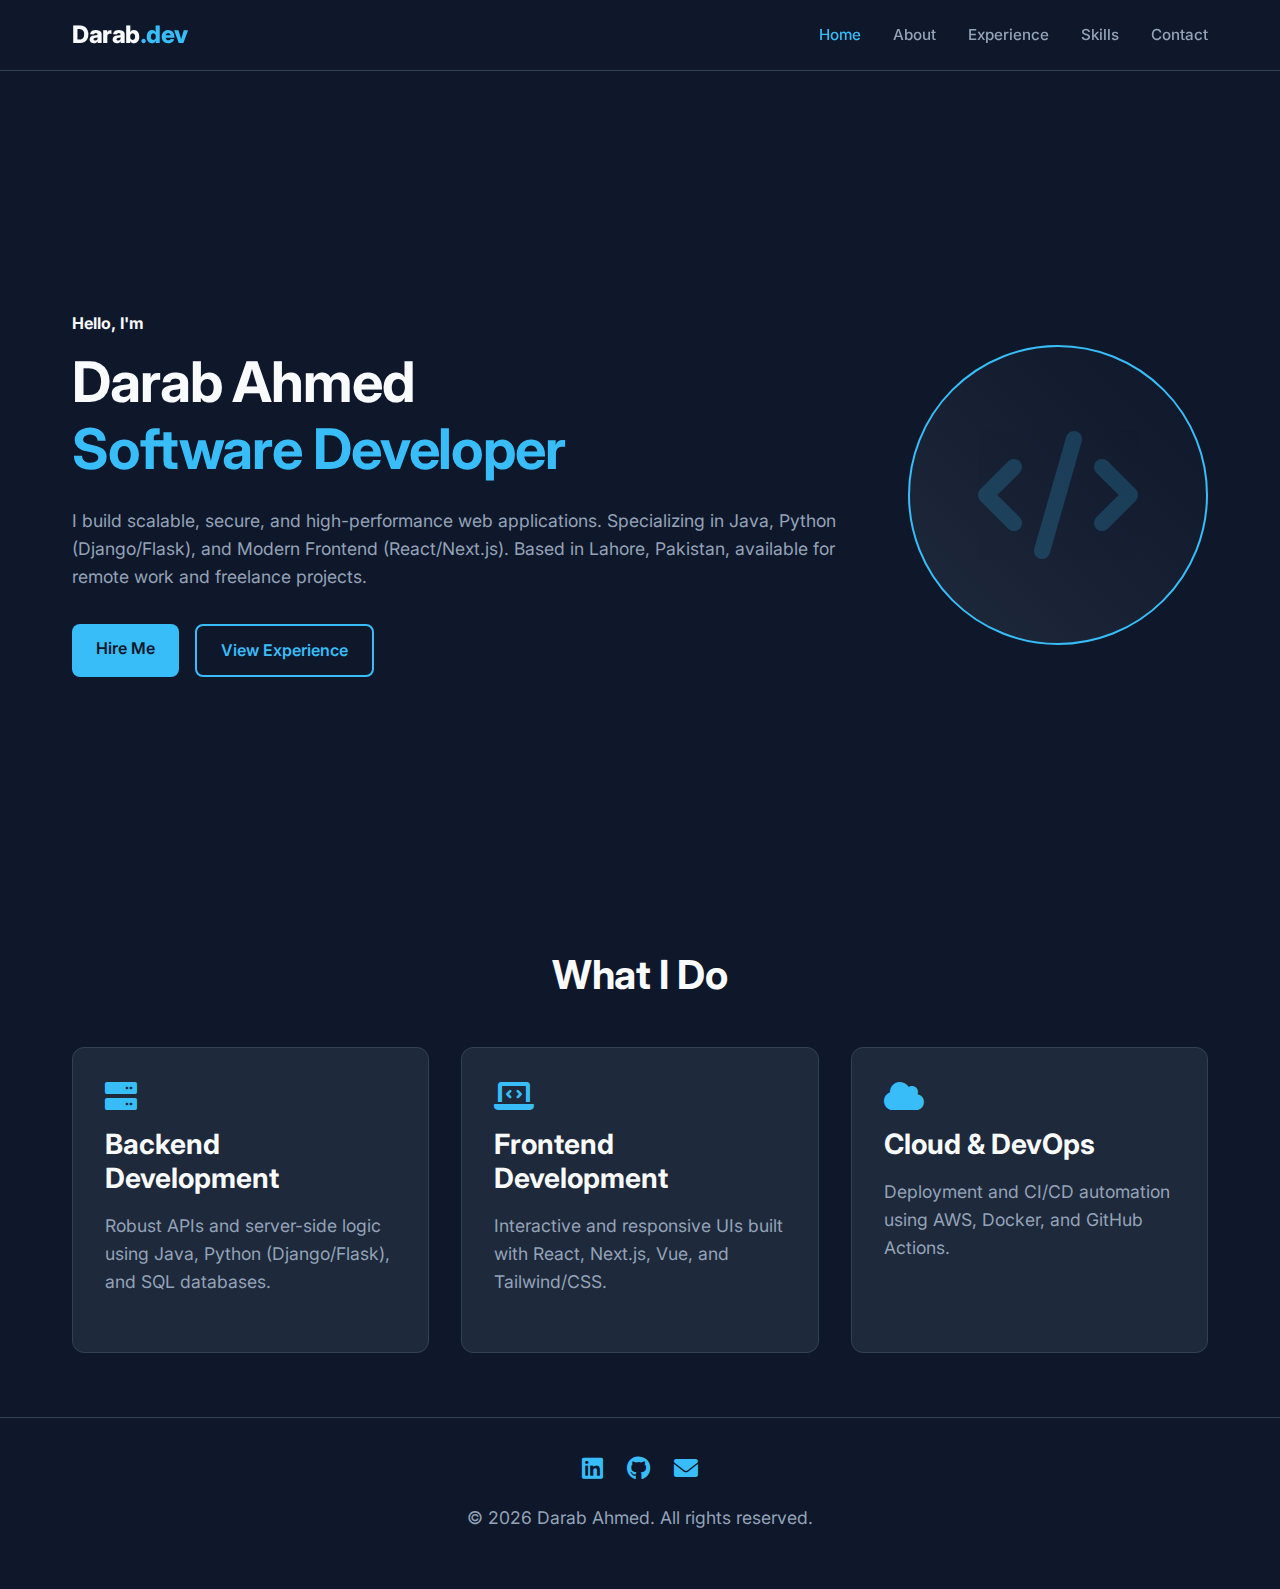
<file: index.html>
<!DOCTYPE html>
<html lang="en">

<head>
    <meta charset="UTF-8">
    <meta name="viewport" content="width=device-width, initial-scale=1.0">
    <title>Darab Ahmed | Software Developer</title>
    <meta name="description"
        content="Portfolio of Darab Ahmed, a Software Developer specializing in Java, Python, and Full-Stack Web Development.">
    <link rel="stylesheet" href="style.css">
    <link rel="preconnect" href="https://fonts.googleapis.com">
    <link rel="preconnect" href="https://fonts.gstatic.com" crossorigin>
    <link href="https://fonts.googleapis.com/css2?family=Inter:wght@400;500;600;700;800&display=swap" rel="stylesheet">
    <link rel="stylesheet" href="https://cdnjs.cloudflare.com/ajax/libs/font-awesome/6.0.0/css/all.min.css">
</head>

<body>
    <header>
        <div class="container">
            <nav>
                <a href="index.html" class="logo">Darab<span>.dev</span></a>
                <ul class="nav-links">
                    <li><a href="index.html" class="active">Home</a></li>
                    <li><a href="about.html">About</a></li>
                    <li><a href="experience.html">Experience</a></li>
                    <li><a href="skills.html">Skills</a></li>
                    <li><a href="contact.html">Contact</a></li>
                </ul>
            </nav>
        </div>
    </header>

    <main>
        <div class="container">
            <section class="hero">
                <div class="hero-content">
                    <h4>Hello, I'm</h4>
                    <h1>Darab Ahmed <span>Software Developer</span></h1>
                    <p>
                        I build scalable, secure, and high-performance web applications.
                        Specializing in Java, Python (Django/Flask), and Modern Frontend (React/Next.js).
                        Based in Lahore, Pakistan, available for remote work and freelance projects.
                    </p>
                    <div class="hero-actions">
                        <a href="contact.html" class="btn btn-primary">Hire Me</a>
                        <a href="experience.html" class="btn btn-outline">View Experience</a>
                    </div>
                </div>
                <div class="hero-image">
                    <!-- Placeholder for a 3D element or profile image -->
                    <div
                        style="width: 300px; height: 300px; background: linear-gradient(45deg, var(--surface-color), var(--bg-color)); border-radius: 50%; border: 2px solid var(--accent-color); display: flex; align-items: center; justify-content: center; position: relative; overflow: hidden;">
                        <i class="fas fa-code" style="font-size: 8rem; color: var(--accent-color); opacity: 0.2;"></i>
                    </div>
                </div>
            </section>

            <section style="margin-top: 6rem;">
                <h2 style="text-align: center; margin-bottom: 3rem;">What I Do</h2>
                <div class="grid-3">
                    <div class="card">
                        <i class="fas fa-server"
                            style="font-size: 2rem; color: var(--accent-color); margin-bottom: 1rem;"></i>
                        <h3>Backend Development</h3>
                        <p>Robust APIs and server-side logic using Java, Python (Django/Flask), and SQL databases.</p>
                    </div>
                    <div class="card">
                        <i class="fas fa-laptop-code"
                            style="font-size: 2rem; color: var(--accent-color); margin-bottom: 1rem;"></i>
                        <h3>Frontend Development</h3>
                        <p>Interactive and responsive UIs built with React, Next.js, Vue, and Tailwind/CSS.</p>
                    </div>
                    <div class="card">
                        <i class="fas fa-cloud"
                            style="font-size: 2rem; color: var(--accent-color); margin-bottom: 1rem;"></i>
                        <h3>Cloud & DevOps</h3>
                        <p>Deployment and CI/CD automation using AWS, Docker, and GitHub Actions.</p>
                    </div>
                </div>
            </section>
        </div>
    </main>

    <footer>
        <div class="container">
            <div class="social-links">
                <a href="https://www.linkedin.com/in/darab-ahmed/" target="_blank"><i class="fab fa-linkedin"></i></a>
                <a href="https://github.com/darabahmed37" target="_blank"><i class="fab fa-github"></i></a>
                <!-- Assuming github handle based on email/hackerrank, or generic -->
                <a href="mailto:darabahmed37@gmail.com"><i class="fas fa-envelope"></i></a>
            </div>
            <p>&copy; 2026 Darab Ahmed. All rights reserved.</p>
        </div>
    </footer>
</body>


</html>
</file>
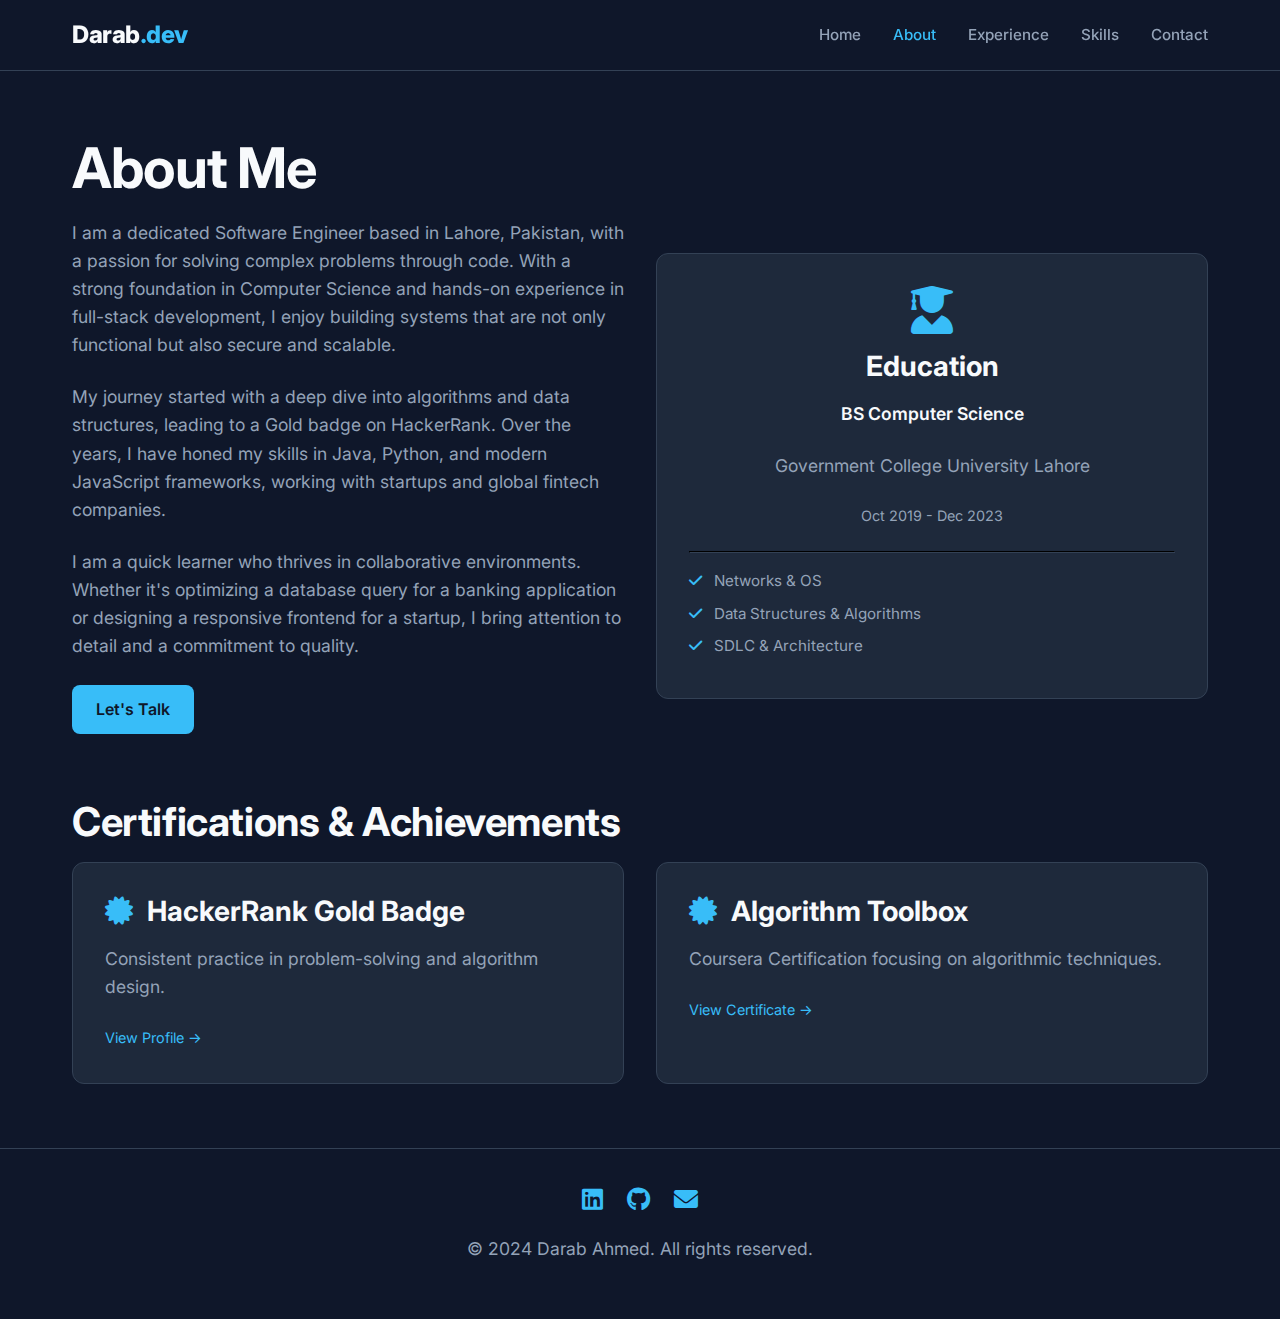
<file: about.html>
<!DOCTYPE html>
<html lang="en">

<head>
    <meta charset="UTF-8">
    <meta name="viewport" content="width=device-width, initial-scale=1.0">
    <title>About - Darab Ahmed</title>
    <link rel="stylesheet" href="style.css">
    <link rel="preconnect" href="https://fonts.googleapis.com">
    <link rel="preconnect" href="https://fonts.gstatic.com" crossorigin>
    <link href="https://fonts.googleapis.com/css2?family=Inter:wght@400;500;600;700;800&display=swap" rel="stylesheet">
    <link rel="stylesheet" href="https://cdnjs.cloudflare.com/ajax/libs/font-awesome/6.0.0/css/all.min.css">
</head>

<body>
    <header>
        <div class="container">
            <nav>
                <a href="index.html" class="logo">Darab<span>.dev</span></a>
                <ul class="nav-links">
                    <li><a href="index.html">Home</a></li>
                    <li><a href="about.html" class="active">About</a></li>
                    <li><a href="experience.html">Experience</a></li>
                    <li><a href="skills.html">Skills</a></li>
                    <li><a href="contact.html">Contact</a></li>
                </ul>
            </nav>
        </div>
    </header>

    <main>
        <div class="container">
            <section style="margin-bottom: 4rem;">
                <h1>About Me</h1>
                <div class="grid-2">
                    <div>
                        <p>
                            I am a dedicated Software Engineer based in Lahore, Pakistan, with a passion for solving
                            complex problems through code.
                            With a strong foundation in Computer Science and hands-on experience in full-stack
                            development, I enjoy building systems that are not only functional but also secure and
                            scalable.
                        </p>
                        <p>
                            My journey started with a deep dive into algorithms and data structures, leading to a Gold
                            badge on HackerRank.
                            Over the years, I have honed my skills in Java, Python, and modern JavaScript frameworks,
                            working with startups and global fintech companies.
                        </p>
                        <p>
                            I am a quick learner who thrives in collaborative environments. Whether it's optimizing a
                            database query for a banking application or designing a responsive frontend for a startup, I
                            bring attention to detail and a commitment to quality.
                        </p>
                        <a href="contact.html" class="btn btn-primary">Let's Talk</a>
                    </div>
                    <div style="display: flex; justify-content: center; align-items: center;">
                        <div class="card" style="width: 100%; text-align: center;">
                            <i class="fas fa-user-graduate"
                                style="font-size: 3rem; color: var(--accent-color); margin-bottom: 1rem;"></i>
                            <h3>Education</h3>
                            <p style="color: var(--text-primary); font-weight: 600;">BS Computer Science</p>
                            <p>Government College University Lahore</p>
                            <p style="font-size: 0.9rem;">Oct 2019 - Dec 2023</p>
                            <hr style="border-color: var(--border-color); margin: 1rem 0;">
                            <ul
                                style="text-align: left; list-style: none; color: var(--text-secondary); font-size: 0.95rem;">
                                <li style="margin-bottom: 0.5rem;"><i class="fas fa-check"
                                        style="color: var(--accent-color); margin-right: 0.5rem;"></i> Networks & OS
                                </li>
                                <li style="margin-bottom: 0.5rem;"><i class="fas fa-check"
                                        style="color: var(--accent-color); margin-right: 0.5rem;"></i> Data Structures &
                                    Algorithms</li>
                                <li style="margin-bottom: 0.5rem;"><i class="fas fa-check"
                                        style="color: var(--accent-color); margin-right: 0.5rem;"></i> SDLC &
                                    Architecture</li>
                            </ul>
                        </div>
                    </div>
                </div>
            </section>

            <section>
                <h2>Certifications & Achievements</h2>
                <div class="grid-2">
                    <div class="card">
                        <h3><i class="fas fa-certificate" style="color: var(--accent-color); margin-right: 0.5rem;"></i>
                            HackerRank Gold Badge</h3>
                        <p>Consistent practice in problem-solving and algorithm design.</p>
                        <a href="https://www.hackerrank.com/profile/darabahmed37" target="_blank"
                            style="font-size: 0.9rem;">View Profile &rarr;</a>
                    </div>
                    <div class="card">
                        <h3><i class="fas fa-certificate" style="color: var(--accent-color); margin-right: 0.5rem;"></i>
                            Algorithm Toolbox</h3>
                        <p>Coursera Certification focusing on algorithmic techniques.</p>
                        <a href="https://www.coursera.org/account/accomplishments/certificate/D2QX59KRA6TF"
                            target="_blank" style="font-size: 0.9rem;">View Certificate &rarr;</a>
                    </div>
                </div>
            </section>
        </div>
    </main>

    <footer>
        <div class="container">
            <div class="social-links">
                <a href="https://www.linkedin.com/in/darab-ahmed/" target="_blank"><i class="fab fa-linkedin"></i></a>
                <a href="https://github.com/darabahmed37" target="_blank"><i class="fab fa-github"></i></a>
                <a href="mailto:darabahmed37@gmail.com"><i class="fas fa-envelope"></i></a>
            </div>
            <p>&copy; 2024 Darab Ahmed. All rights reserved.</p>
        </div>
    </footer>
</body>

</html>
</file>
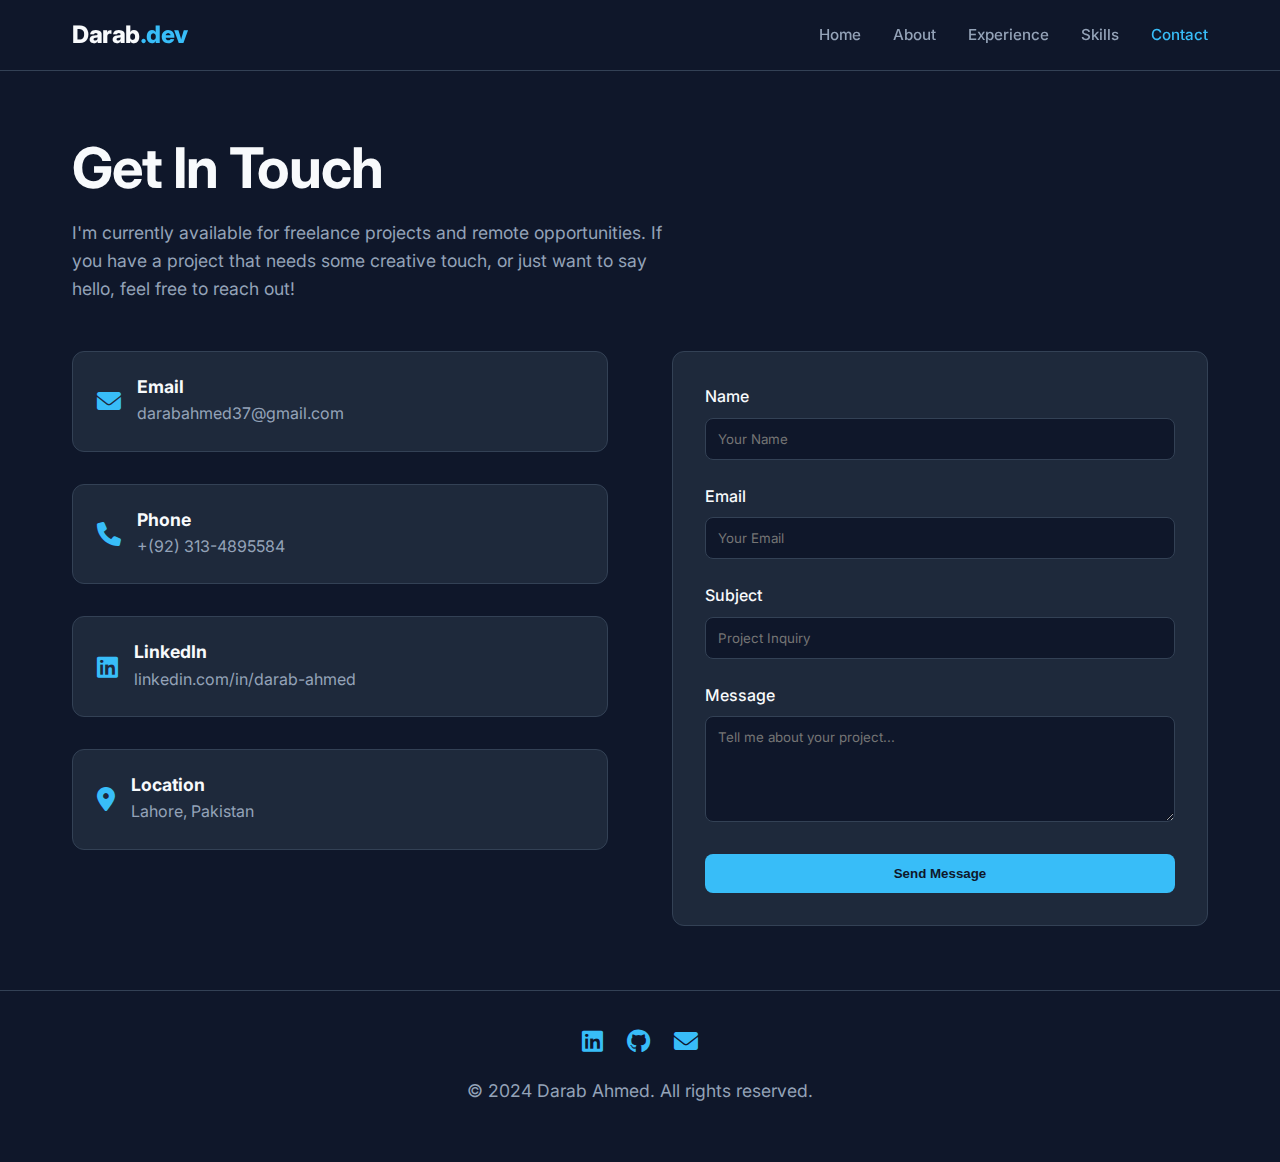
<file: contact.html>
<!DOCTYPE html>
<html lang="en">

<head>
    <meta charset="UTF-8">
    <meta name="viewport" content="width=device-width, initial-scale=1.0">
    <title>Contact - Darab Ahmed</title>
    <link rel="stylesheet" href="style.css">
    <link rel="preconnect" href="https://fonts.googleapis.com">
    <link rel="preconnect" href="https://fonts.gstatic.com" crossorigin>
    <link href="https://fonts.googleapis.com/css2?family=Inter:wght@400;500;600;700;800&display=swap" rel="stylesheet">
    <link rel="stylesheet" href="https://cdnjs.cloudflare.com/ajax/libs/font-awesome/6.0.0/css/all.min.css">
    <style>
        .contact-wrapper {
            display: grid;
            grid-template-columns: 1fr 1fr;
            gap: 4rem;
            align-items: start;
        }

        .contact-info-item {
            display: flex;
            align-items: center;
            gap: 1rem;
            margin-bottom: 2rem;
            background-color: var(--surface-color);
            padding: 1.5rem;
            border-radius: 12px;
            border: 1px solid var(--border-color);
            transition: transform var(--transition-speed);
        }

        .contact-info-item:hover {
            transform: translateY(-5px);
            border-color: var(--accent-color);
        }

        .contact-info-item i {
            font-size: 1.5rem;
            color: var(--accent-color);
        }

        .contact-info-item h3 {
            font-size: 1.1rem;
            margin-bottom: 0.25rem;
        }

        .contact-info-item p {
            margin-bottom: 0;
            font-size: 1rem;
            color: var(--text-secondary);
        }

        .contact-form {
            background-color: var(--surface-color);
            padding: 2rem;
            border-radius: 12px;
            border: 1px solid var(--border-color);
        }

        .form-group {
            margin-bottom: 1.5rem;
        }

        .form-group label {
            display: block;
            margin-bottom: 0.5rem;
            font-weight: 500;
        }

        .form-group input,
        .form-group textarea {
            width: 100%;
            padding: 0.75rem;
            border-radius: 8px;
            border: 1px solid var(--border-color);
            background-color: var(--bg-color);
            color: var(--text-primary);
            font-family: var(--font-main);
            transition: border-color var(--transition-speed);
        }

        .form-group input:focus,
        .form-group textarea:focus {
            outline: none;
            border-color: var(--accent-color);
        }

        @media (max-width: 768px) {
            .contact-wrapper {
                grid-template-columns: 1fr;
            }
        }
    </style>
</head>

<body>
    <header>
        <div class="container">
            <nav>
                <a href="index.html" class="logo">Darab<span>.dev</span></a>
                <ul class="nav-links">
                    <li><a href="index.html">Home</a></li>
                    <li><a href="about.html">About</a></li>
                    <li><a href="experience.html">Experience</a></li>
                    <li><a href="skills.html">Skills</a></li>
                    <li><a href="contact.html" class="active">Contact</a></li>
                </ul>
            </nav>
        </div>
    </header>

    <main>
        <div class="container">
            <h1 style="margin-bottom: 1rem;">Get In Touch</h1>
            <p style="margin-bottom: 3rem; max-width: 600px;">
                I'm currently available for freelance projects and remote opportunities.
                If you have a project that needs some creative touch, or just want to say hello, feel free to reach out!
            </p>

            <div class="contact-wrapper">
                <div class="contact-info">
                    <a href="mailto:darabahmed37@gmail.com" style="text-decoration: none; color: inherit;">
                        <div class="contact-info-item">
                            <i class="fas fa-envelope"></i>
                            <div>
                                <h3>Email</h3>
                                <p>darabahmed37@gmail.com</p>
                            </div>
                        </div>
                    </a>

                    <a href="tel:+923134895584" style="text-decoration: none; color: inherit;">
                        <div class="contact-info-item">
                            <i class="fas fa-phone"></i>
                            <div>
                                <h3>Phone</h3>
                                <p>+(92) 313-4895584</p>
                            </div>
                        </div>
                    </a>

                    <a href="https://www.linkedin.com/in/darab-ahmed/" target="_blank"
                        style="text-decoration: none; color: inherit;">
                        <div class="contact-info-item">
                            <i class="fab fa-linkedin"></i>
                            <div>
                                <h3>LinkedIn</h3>
                                <p>linkedin.com/in/darab-ahmed</p>
                            </div>
                        </div>
                    </a>

                    <div class="contact-info-item">
                        <i class="fas fa-map-marker-alt"></i>
                        <div>
                            <h3>Location</h3>
                            <p>Lahore, Pakistan</p>
                        </div>
                    </div>
                </div>

                <div class="contact-form">
                    <form id="contactForm">
                        <div class="form-group">
                            <label for="name">Name</label>
                            <input type="text" id="name" name="name" required placeholder="Your Name">
                        </div>
                        <div class="form-group">
                            <label for="email">Email</label>
                            <input type="email" id="email" name="email" required placeholder="Your Email">
                        </div>
                        <div class="form-group">
                            <label for="subject">Subject</label>
                            <input type="text" id="subject" name="subject" required placeholder="Project Inquiry">
                        </div>
                        <div class="form-group">
                            <label for="message">Message</label>
                            <textarea id="message" name="message" rows="5" required
                                placeholder="Tell me about your project..."></textarea>
                        </div>
                        <button type="submit" class="btn btn-primary" style="width: 100%;">Send Message</button>
                    </form>
                </div>
            </div>
        </div>
    </main>

    <footer>
        <div class="container">
            <div class="social-links">
                <a href="https://www.linkedin.com/in/darab-ahmed/" target="_blank"><i class="fab fa-linkedin"></i></a>
                <a href="https://github.com/darabahmed37" target="_blank"><i class="fab fa-github"></i></a>
                <a href="mailto:darabahmed37@gmail.com"><i class="fas fa-envelope"></i></a>
            </div>
            <p>&copy; 2024 Darab Ahmed. All rights reserved.</p>
        </div>
    </footer>
    <script>
        document.getElementById('contactForm').addEventListener('submit', function (e) {
            e.preventDefault();

            const name = document.getElementById('name').value;
            const email = document.getElementById('email').value;
            const subject = document.getElementById('subject').value;
            const message = document.getElementById('message').value;

            // Construct the email body
            const emailBody = `Name: ${name}\nEmail: ${email}\n\nMessage:\n${message}`;

            // Open the default email client
            window.location.href = `mailto:darabahmed37@gmail.com?subject=${encodeURIComponent(subject)}&body=${encodeURIComponent(emailBody)}`;
        });
    </script>
</body>

</html>
</file>
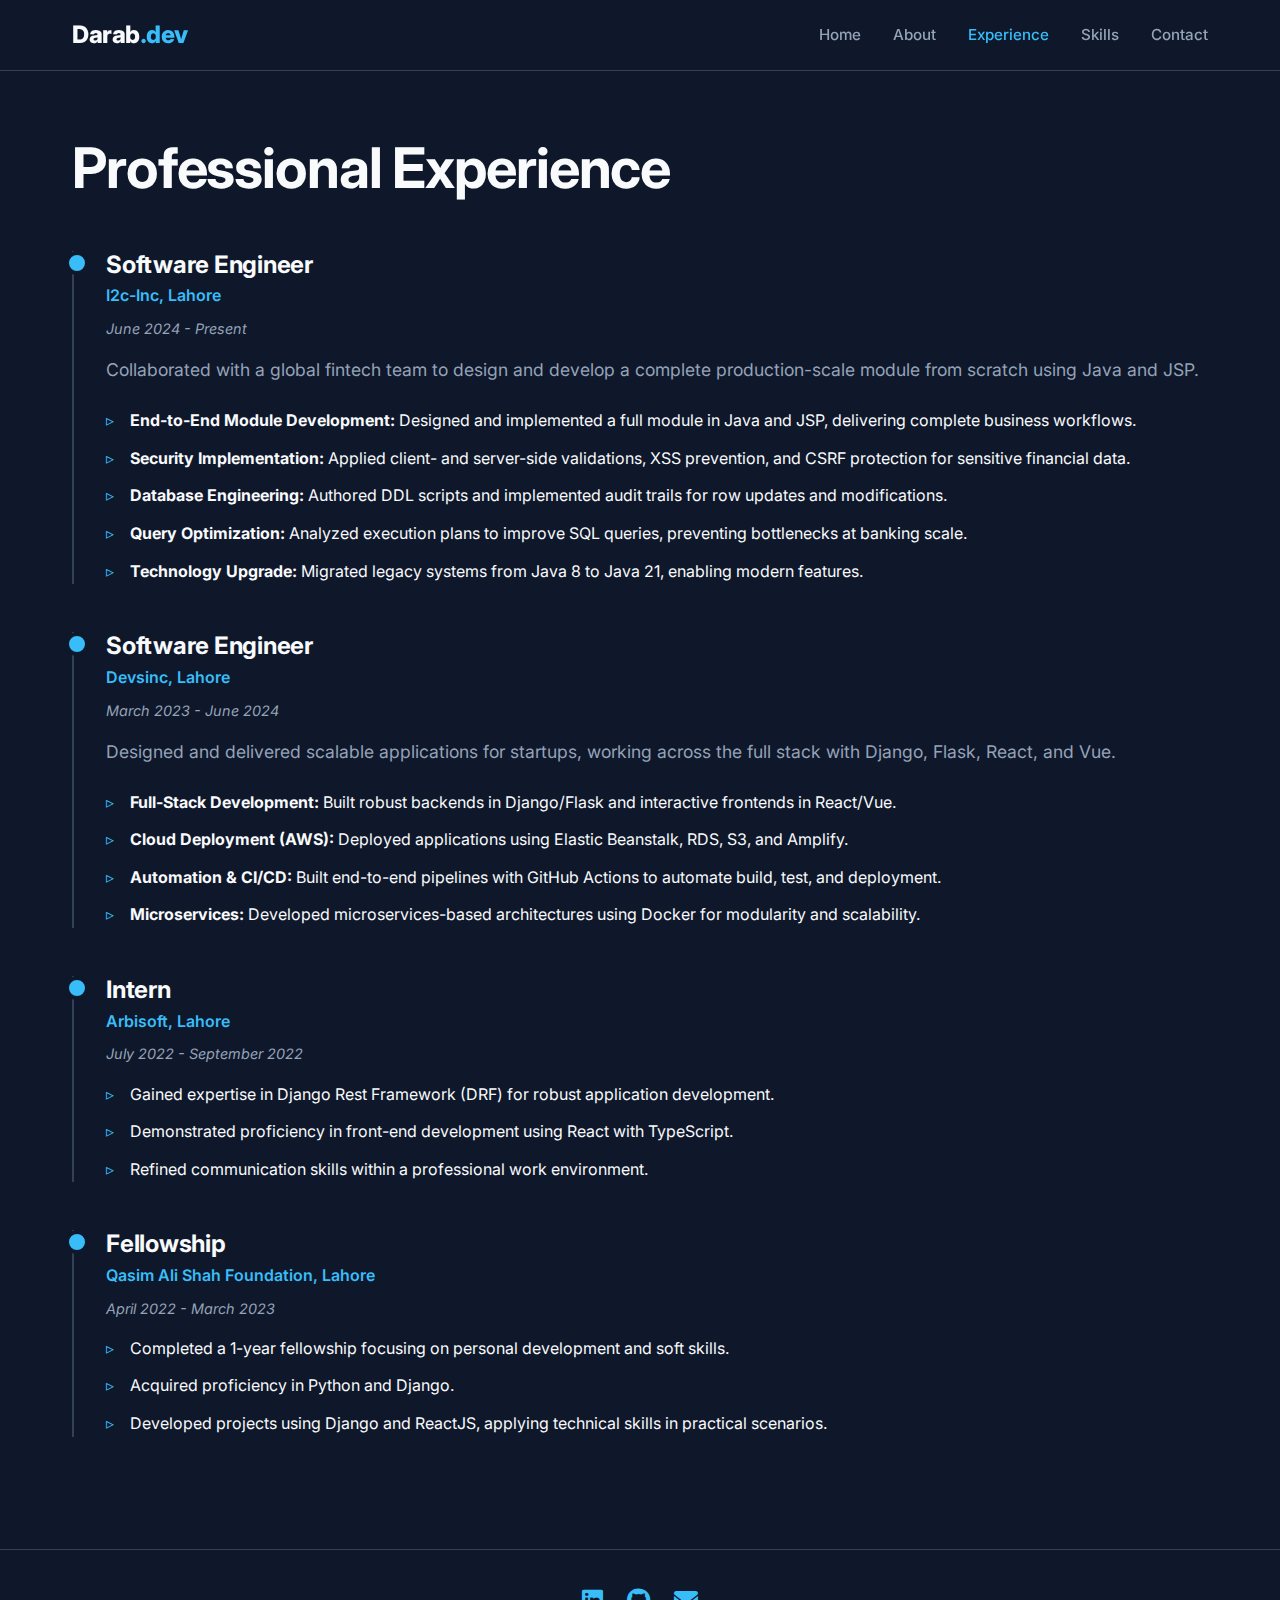
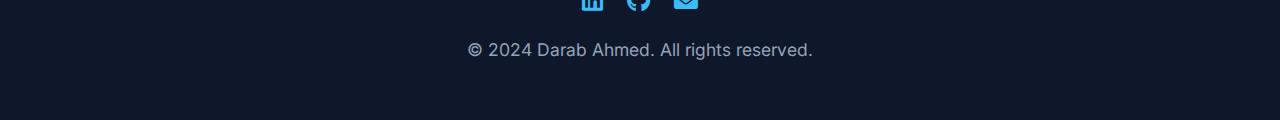
<file: experience.html>
<!DOCTYPE html>
<html lang="en">

<head>
    <meta charset="UTF-8">
    <meta name="viewport" content="width=device-width, initial-scale=1.0">
    <title>Experience - Darab Ahmed</title>
    <link rel="stylesheet" href="style.css">
    <link rel="preconnect" href="https://fonts.googleapis.com">
    <link rel="preconnect" href="https://fonts.gstatic.com" crossorigin>
    <link href="https://fonts.googleapis.com/css2?family=Inter:wght@400;500;600;700;800&display=swap" rel="stylesheet">
    <link rel="stylesheet" href="https://cdnjs.cloudflare.com/ajax/libs/font-awesome/6.0.0/css/all.min.css">
    <style>
        .timeline-item {
            position: relative;
            padding-left: 2rem;
            border-left: 2px solid var(--border-color);
            margin-bottom: 3rem;
        }

        .timeline-item::before {
            content: '';
            position: absolute;
            left: -9px;
            top: 0;
            width: 16px;
            height: 16px;
            background-color: var(--accent-color);
            border-radius: 50%;
            border: 4px solid var(--bg-color);
        }

        .role-title {
            color: var(--text-primary);
            font-size: 1.5rem;
            margin-bottom: 0.25rem;
        }

        .company-name {
            color: var(--accent-color);
            font-weight: 600;
            margin-bottom: 0.5rem;
            display: inline-block;
        }

        .duration {
            font-size: 0.9rem;
            color: var(--text-secondary);
            margin-bottom: 1rem;
            font-style: italic;
        }

        .achievements {
            list-style: none;
        }

        .achievements li {
            margin-bottom: 0.75rem;
            position: relative;
            padding-left: 1.5rem;
        }

        .achievements li::before {
            content: '▹';
            position: absolute;
            left: 0;
            color: var(--accent-color);
        }
    </style>
</head>

<body>
    <header>
        <div class="container">
            <nav>
                <a href="index.html" class="logo">Darab<span>.dev</span></a>
                <ul class="nav-links">
                    <li><a href="index.html">Home</a></li>
                    <li><a href="about.html">About</a></li>
                    <li><a href="experience.html" class="active">Experience</a></li>
                    <li><a href="skills.html">Skills</a></li>
                    <li><a href="contact.html">Contact</a></li>
                </ul>
            </nav>
        </div>
    </header>

    <main>
        <div class="container">
            <h1 style="margin-bottom: 3rem;">Professional Experience</h1>

            <div class="timeline">
                <!-- I2c-Inc -->
                <div class="timeline-item">
                    <h2 class="role-title">Software Engineer</h2>
                    <span class="company-name">I2c-Inc, Lahore</span>
                    <div class="duration">June 2024 - Present</div>
                    <p>Collaborated with a global fintech team to design and develop a complete production-scale module
                        from scratch using Java and JSP.</p>
                    <ul class="achievements">
                        <li><strong>End-to-End Module Development:</strong> Designed and implemented a full module in
                            Java and JSP, delivering complete business workflows.</li>
                        <li><strong>Security Implementation:</strong> Applied client- and server-side validations, XSS
                            prevention, and CSRF protection for sensitive financial data.</li>
                        <li><strong>Database Engineering:</strong> Authored DDL scripts and implemented audit trails for
                            row updates and modifications.</li>
                        <li><strong>Query Optimization:</strong> Analyzed execution plans to improve SQL queries,
                            preventing bottlenecks at banking scale.</li>
                        <li><strong>Technology Upgrade:</strong> Migrated legacy systems from Java 8 to Java 21,
                            enabling modern features.</li>
                    </ul>
                </div>

                <!-- Devsinc -->
                <div class="timeline-item">
                    <h2 class="role-title">Software Engineer</h2>
                    <span class="company-name">Devsinc, Lahore</span>
                    <div class="duration">March 2023 - June 2024</div>
                    <p>Designed and delivered scalable applications for startups, working across the full stack with
                        Django, Flask, React, and Vue.</p>
                    <ul class="achievements">
                        <li><strong>Full-Stack Development:</strong> Built robust backends in Django/Flask and
                            interactive frontends in React/Vue.</li>
                        <li><strong>Cloud Deployment (AWS):</strong> Deployed applications using Elastic Beanstalk, RDS,
                            S3, and Amplify.</li>
                        <li><strong>Automation & CI/CD:</strong> Built end-to-end pipelines with GitHub Actions to
                            automate build, test, and deployment.</li>
                        <li><strong>Microservices:</strong> Developed microservices-based architectures using Docker for
                            modularity and scalability.</li>
                    </ul>
                </div>

                <!-- Arbisoft -->
                <div class="timeline-item">
                    <h2 class="role-title">Intern</h2>
                    <span class="company-name">Arbisoft, Lahore</span>
                    <div class="duration">July 2022 - September 2022</div>
                    <ul class="achievements">
                        <li>Gained expertise in Django Rest Framework (DRF) for robust application development.</li>
                        <li>Demonstrated proficiency in front-end development using React with TypeScript.</li>
                        <li>Refined communication skills within a professional work environment.</li>
                    </ul>
                </div>

                <!-- Qasim Ali Shah Foundation -->
                <div class="timeline-item">
                    <h2 class="role-title">Fellowship</h2>
                    <span class="company-name">Qasim Ali Shah Foundation, Lahore</span>
                    <div class="duration">April 2022 - March 2023</div>
                    <ul class="achievements">
                        <li>Completed a 1-year fellowship focusing on personal development and soft skills.</li>
                        <li>Acquired proficiency in Python and Django.</li>
                        <li>Developed projects using Django and ReactJS, applying technical skills in practical
                            scenarios.</li>
                    </ul>
                </div>
            </div>
        </div>
    </main>

    <footer>
        <div class="container">
            <div class="social-links">
                <a href="https://www.linkedin.com/in/darab-ahmed/" target="_blank"><i class="fab fa-linkedin"></i></a>
                <a href="https://github.com/darabahmed37" target="_blank"><i class="fab fa-github"></i></a>
                <a href="mailto:darabahmed37@gmail.com"><i class="fas fa-envelope"></i></a>
            </div>
            <p>&copy; 2024 Darab Ahmed. All rights reserved.</p>
        </div>
    </footer>
</body>

</html>
</file>
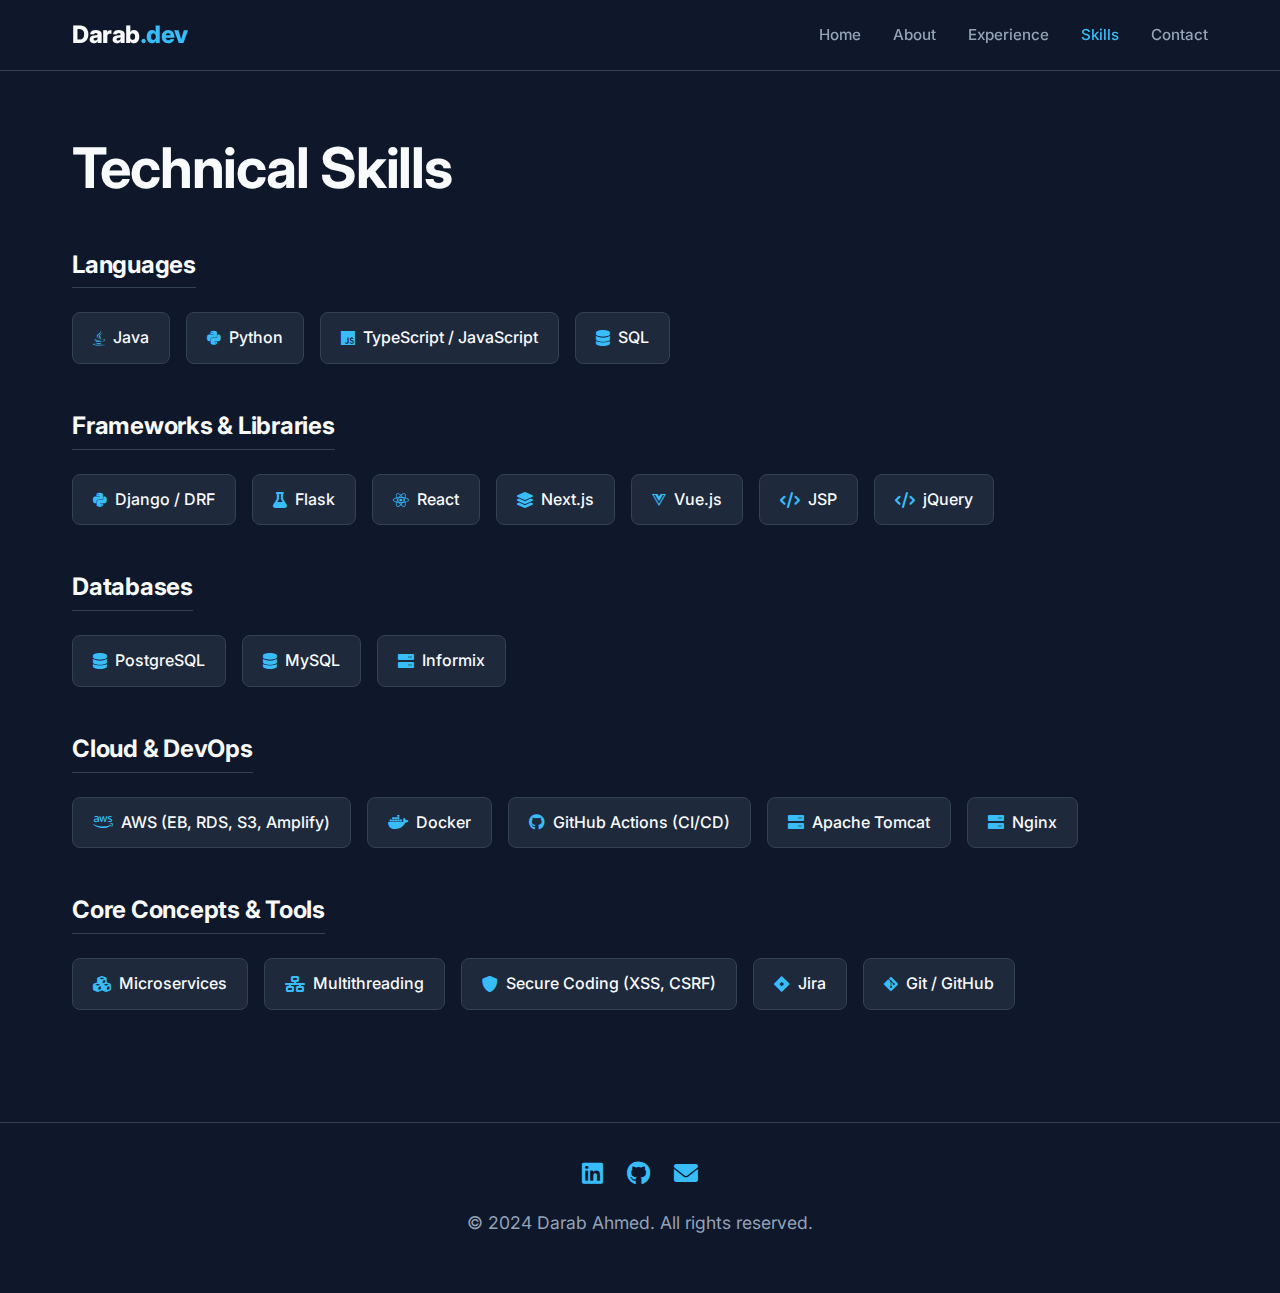
<file: skills.html>
<!DOCTYPE html>
<html lang="en">

<head>
    <meta charset="UTF-8">
    <meta name="viewport" content="width=device-width, initial-scale=1.0">
    <title>Skills - Darab Ahmed</title>
    <link rel="stylesheet" href="style.css">
    <link rel="preconnect" href="https://fonts.googleapis.com">
    <link rel="preconnect" href="https://fonts.gstatic.com" crossorigin>
    <link href="https://fonts.googleapis.com/css2?family=Inter:wght@400;500;600;700;800&display=swap" rel="stylesheet">
    <link rel="stylesheet" href="https://cdnjs.cloudflare.com/ajax/libs/font-awesome/6.0.0/css/all.min.css">
    <style>
        .skill-category {
            margin-bottom: 3rem;
        }

        .skill-category h2 {
            font-size: 1.5rem;
            margin-bottom: 1.5rem;
            border-bottom: 1px solid var(--border-color);
            padding-bottom: 0.5rem;
            display: inline-block;
        }

        .skill-tags {
            display: flex;
            flex-wrap: wrap;
            gap: 1rem;
        }

        .skill-tag {
            background-color: var(--surface-color);
            border: 1px solid var(--border-color);
            padding: 0.75rem 1.25rem;
            border-radius: 8px;
            font-weight: 500;
            color: var(--text-primary);
            transition: all var(--transition-speed);
            display: flex;
            align-items: center;
            gap: 0.5rem;
        }

        .skill-tag:hover {
            border-color: var(--accent-color);
            transform: translateY(-3px);
            box-shadow: 0 4px 12px rgba(0, 0, 0, 0.2);
        }

        .skill-tag i {
            color: var(--accent-color);
        }
    </style>
</head>

<body>
    <header>
        <div class="container">
            <nav>
                <a href="index.html" class="logo">Darab<span>.dev</span></a>
                <ul class="nav-links">
                    <li><a href="index.html">Home</a></li>
                    <li><a href="about.html">About</a></li>
                    <li><a href="experience.html">Experience</a></li>
                    <li><a href="skills.html" class="active">Skills</a></li>
                    <li><a href="contact.html">Contact</a></li>
                </ul>
            </nav>
        </div>
    </header>

    <main>
        <div class="container">
            <h1 style="margin-bottom: 3rem;">Technical Skills</h1>

            <div class="skill-category">
                <h2>Languages</h2>
                <div class="skill-tags">
                    <div class="skill-tag"><i class="fab fa-java"></i> Java</div>
                    <div class="skill-tag"><i class="fab fa-python"></i> Python</div>
                    <div class="skill-tag"><i class="fab fa-js"></i> TypeScript / JavaScript</div>
                    <div class="skill-tag"><i class="fas fa-database"></i> SQL</div>
                </div>
            </div>

            <div class="skill-category">
                <h2>Frameworks & Libraries</h2>
                <div class="skill-tags">
                    <div class="skill-tag"><i class="fab fa-python"></i> Django / DRF</div>
                    <div class="skill-tag"><i class="fas fa-flask"></i> Flask</div>
                    <div class="skill-tag"><i class="fab fa-react"></i> React</div>
                    <div class="skill-tag"><i class="fas fa-layer-group"></i> Next.js</div>
                    <div class="skill-tag"><i class="fab fa-vuejs"></i> Vue.js</div>
                    <div class="skill-tag"><i class="fas fa-code"></i> JSP</div>
                    <div class="skill-tag"><i class="fas fa-code"></i> jQuery</div>
                </div>
            </div>

            <div class="skill-category">
                <h2>Databases</h2>
                <div class="skill-tags">
                    <div class="skill-tag"><i class="fas fa-database"></i> PostgreSQL</div>
                    <div class="skill-tag"><i class="fas fa-database"></i> MySQL</div>
                    <div class="skill-tag"><i class="fas fa-server"></i> Informix</div>
                </div>
            </div>

            <div class="skill-category">
                <h2>Cloud & DevOps</h2>
                <div class="skill-tags">
                    <div class="skill-tag"><i class="fab fa-aws"></i> AWS (EB, RDS, S3, Amplify)</div>
                    <div class="skill-tag"><i class="fab fa-docker"></i> Docker</div>
                    <div class="skill-tag"><i class="fab fa-github"></i> GitHub Actions (CI/CD)</div>
                    <div class="skill-tag"><i class="fas fa-server"></i> Apache Tomcat</div>
                    <div class="skill-tag"><i class="fas fa-server"></i> Nginx</div>
                </div>
            </div>

            <div class="skill-category">
                <h2>Core Concepts & Tools</h2>
                <div class="skill-tags">
                    <div class="skill-tag"><i class="fas fa-cubes"></i> Microservices</div>
                    <div class="skill-tag"><i class="fas fa-network-wired"></i> Multithreading</div>
                    <div class="skill-tag"><i class="fas fa-shield-alt"></i> Secure Coding (XSS, CSRF)</div>
                    <div class="skill-tag"><i class="fab fa-jira"></i> Jira</div>
                    <div class="skill-tag"><i class="fab fa-git-alt"></i> Git / GitHub</div>
                </div>
            </div>
        </div>
    </main>

    <footer>
        <div class="container">
            <div class="social-links">
                <a href="https://www.linkedin.com/in/darab-ahmed/" target="_blank"><i class="fab fa-linkedin"></i></a>
                <a href="https://github.com/darabahmed37" target="_blank"><i class="fab fa-github"></i></a>
                <a href="mailto:darabahmed37@gmail.com"><i class="fas fa-envelope"></i></a>
            </div>
            <p>&copy; 2024 Darab Ahmed. All rights reserved.</p>
        </div>
    </footer>
</body>

</html>
</file>
<file: style.css>
:root {
    --bg-color: #0f172a;
    --surface-color: #1e293b;
    --text-primary: #f8fafc;
    --text-secondary: #94a3b8;
    --accent-color: #38bdf8;
    --accent-hover: #0ea5e9;
    --border-color: #334155;
    --font-main: 'Inter', system-ui, -apple-system, sans-serif;
    --transition-speed: 0.3s;
}

* {
    margin: 0;
    padding: 0;
    box-sizing: border-box;
}

body {
    font-family: var(--font-main);
    background-color: var(--bg-color);
    color: var(--text-primary);
    line-height: 1.6;
    min-height: 100vh;
    display: flex;
    flex-direction: column;
}

/* Typography */
h1,
h2,
h3,
h4,
h5,
h6 {
    color: var(--text-primary);
    font-weight: 700;
    line-height: 1.2;
    margin-bottom: 1rem;
}

h1 {
    font-size: 3.5rem;
    letter-spacing: -0.02em;
}

h2 {
    font-size: 2.5rem;
    letter-spacing: -0.01em;
}

h3 {
    font-size: 1.75rem;
}

p {
    color: var(--text-secondary);
    margin-bottom: 1.5rem;
    font-size: 1.1rem;
}

a {
    text-decoration: none;
    color: var(--accent-color);
    transition: color var(--transition-speed);
}

a:hover {
    color: var(--accent-hover);
}

/* Layout */
.container {
    max-width: 1200px;
    margin: 0 auto;
    padding: 0 2rem;
}

header {
    background-color: rgba(15, 23, 42, 0.9);
    backdrop-filter: blur(10px);
    border-bottom: 1px solid var(--border-color);
    position: sticky;
    top: 0;
    z-index: 100;
    padding: 1rem 0;
}

nav {
    display: flex;
    justify-content: space-between;
    align-items: center;
}

.logo {
    font-size: 1.5rem;
    font-weight: 800;
    color: var(--text-primary);
    letter-spacing: -0.02em;
}

.logo span {
    color: var(--accent-color);
}

.nav-links {
    display: flex;
    gap: 2rem;
    list-style: none;
}

.nav-links a {
    color: var(--text-secondary);
    font-weight: 500;
    font-size: 0.95rem;
}

.nav-links a:hover,
.nav-links a.active {
    color: var(--accent-color);
}

main {
    flex: 1;
    padding: 4rem 0;
}

/* Components */
.btn {
    display: inline-block;
    padding: 0.75rem 1.5rem;
    border-radius: 8px;
    font-weight: 600;
    transition: all var(--transition-speed);
    cursor: pointer;
    border: none;
}

.btn-primary {
    background-color: var(--accent-color);
    color: var(--bg-color);
}

.btn-primary:hover {
    background-color: var(--accent-hover);
    transform: translateY(-2px);
    box-shadow: 0 4px 12px rgba(56, 189, 248, 0.25);
}

.btn-outline {
    background-color: transparent;
    border: 2px solid var(--accent-color);
    color: var(--accent-color);
}

.btn-outline:hover {
    background-color: rgba(56, 189, 248, 0.1);
    transform: translateY(-2px);
}

.card {
    background-color: var(--surface-color);
    border: 1px solid var(--border-color);
    border-radius: 12px;
    padding: 2rem;
    transition: transform var(--transition-speed), border-color var(--transition-speed);
}

.card:hover {
    transform: translateY(-5px);
    border-color: var(--accent-color);
}

/* Hero Section */
.hero {
    display: flex;
    align-items: center;
    justify-content: space-between;
    min-height: 80vh;
    gap: 4rem;
}

.hero-content {
    flex: 1;
}

.hero-content h1 {
    margin-bottom: 1.5rem;
}

.hero-content h1 span {
    color: var(--accent-color);
    display: block;
}

.hero-actions {
    display: flex;
    gap: 1rem;
    margin-top: 2rem;
}

/* Grid Layouts */
.grid-2 {
    display: grid;
    grid-template-columns: repeat(auto-fit, minmax(300px, 1fr));
    gap: 2rem;
}

.grid-3 {
    display: grid;
    grid-template-columns: repeat(auto-fit, minmax(250px, 1fr));
    gap: 2rem;
}

/* Footer */
footer {
    border-top: 1px solid var(--border-color);
    padding: 2rem 0;
    text-align: center;
    margin-top: auto;
}

.social-links {
    display: flex;
    justify-content: center;
    gap: 1.5rem;
    margin-bottom: 1rem;
}

.social-links a {
    font-size: 1.5rem;
}

/* Responsive */
@media (max-width: 768px) {
    h1 {
        font-size: 2.5rem;
    }

    .hero {
        flex-direction: column;
        text-align: center;
        padding-top: 2rem;
    }

    .hero-actions {
        justify-content: center;
    }

    nav {
        flex-direction: column;
        gap: 1rem;
    }

    .nav-links {
        display: flex;
        flex-direction: column;
        gap: 1rem;
        text-align: center;
        width: 100%;
    }

    .hero-image {
        order: -1;
        margin-bottom: 2rem;
    }
}
</file>
